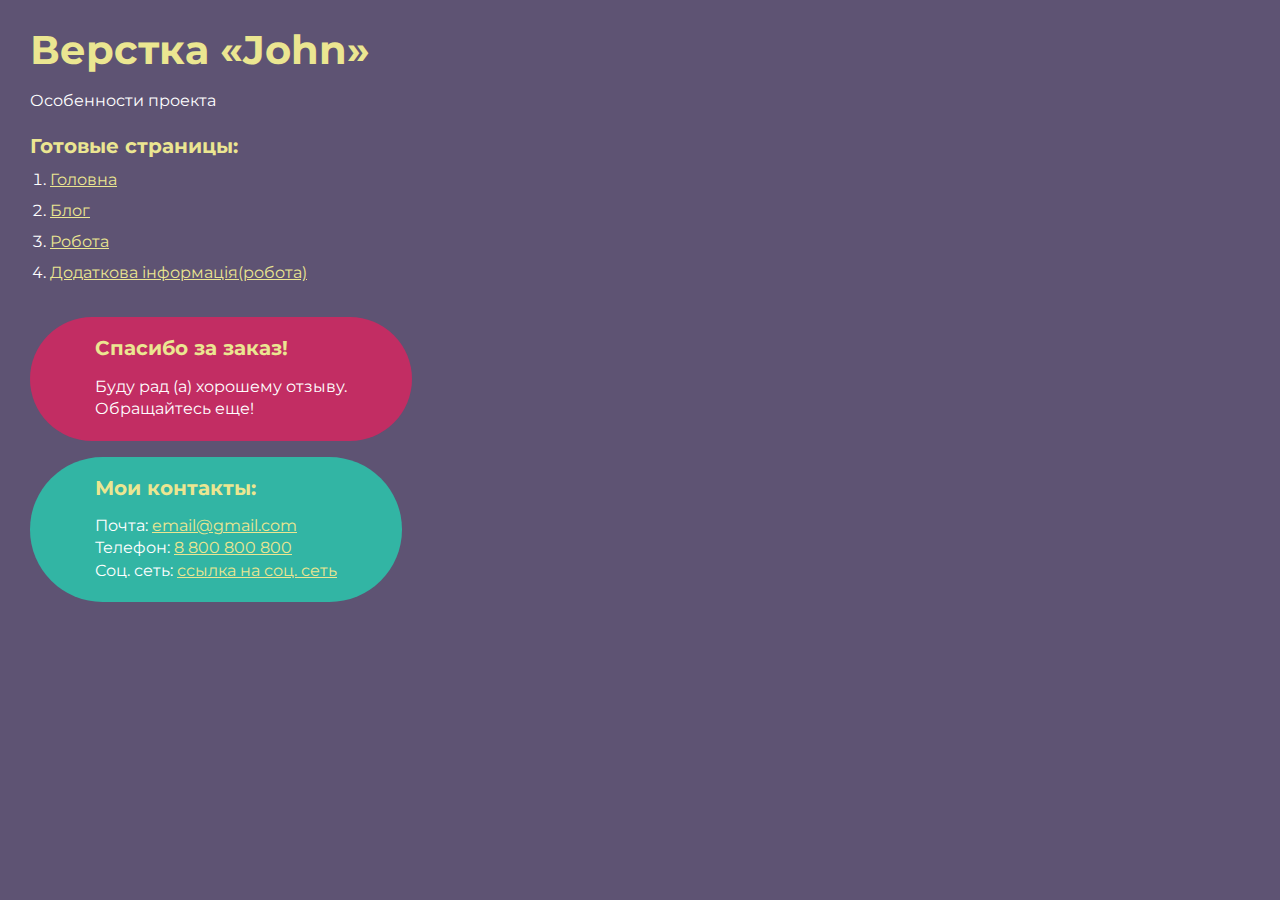
<file: index.html>
<!DOCTYPE html>
<html>

<head>
	<meta charset="UTF-8">
	<meta name="viewport" content="width=device-width, initial-scale=1.0">
	<title>Верстка «John»</title>
</head>

<body>
	<div class="rootpage">
		<h1>Верстка «John»</h1>
		<div class="rootpage__info">
			Особенности проекта
		</div>
		<h2>Готовые страницы:</h2>
		<ol class="rootpage__list">
			<li><a target="_blank" href="home.html">Головна</a></li>
			<li><a target="_blank" href="blog.html">Блог</a></li>
			<li><a target="_blank" href="works.html">Робота</a></li>
			<li><a target="_blank" href="article.html">Додаткова інформація(робота)</a></li>
		</ol>
		<div class="rootpage__tnx">
			<h2>Спасибо за заказ!</h2>
			<p>Буду рад (а) хорошему отзыву.</p>
			<p>Обращайтесь еще!</p>
		</div>
		<div class="rootpage__contacts">
			<h2>Мои контакты:</h2>
			<p>Почта: <a href="mailto:email@gmail.com">email@gmail.com</a></p>
			<p>Телефон: <a href="tel:8800800800">8 800 800 800</a></p>
			<p>Соц. сеть: <a href="">ссылка на соц. сеть</a></p>
		</div>
	</div>
</body>
<style>
	@charset "UTF-8";
	@import url("https://fonts.googleapis.com/css?family=Montserrat:regular,700&display=swap");

	*,
	*::before,
	*::after {
		padding: 0px;
		margin: 0px;
		border: 0px;
		box-sizing: border-box;
	}

	html,
	body {
		height: 100%;
		margin: 0;
		padding: 0;
		min-width: 320px;
		width: 100%;
		color: #fff;
		background-color: #5e5373;
	}

	body {
		font-family: Montserrat;
		font-size: 100%;
		line-height: 1;
		font-size: 1rem;
	}

	a {
		text-decoration: underline;
		color: #ebe691
	}

	a:visited {
		text-decoration: underline;
		color: #aaa768;
	}

	a:hover {
		text-decoration: none;
	}

	ul li {
		list-style: none;
	}

	img {
		vertical-align: top;
	}

	.wrapper {
		width: 100%;
		min-height: 100%;
		overflow: hidden;
	}

	.rootpage {
		padding: 30px;
		display: flex;
		flex-direction: column;
		align-items: flex-start;
	}

	@media (max-width: 767px) {
		.rootpage {
			padding: 30px 15px;
		}
	}

	h1 {
		color: #ebe691;
		font-size: 2.5rem;
		margin: 0px 0px 1.25rem 0px;
	}

	@media (max-width: 767px) {
		h1 {
			font-size: 1.85rem;
			margin: 0px 0px 1.25rem 0px;
		}
	}

	h2 {
		color: #ebe691;
		font-size: 1.25rem;
		margin: 0px 0px 1rem 0px;
	}

	@media (max-width: 767px) {
		h2 {
			font-size: 1.125rem;
			margin: 0px 0px 1rem 0px;
		}
	}

	.rootpage__info {
		line-height: 140%;
		margin: 0px 0px 1.5rem 0px;
	}

	.rootpage__list {
		margin: 0px 0px 2.25rem 1.25rem;
	}

	.rootpage__list li:not(:last-child) {
		margin: 0px 0px 15px 0px;
	}

	.rootpage__contacts,
	.rootpage__tnx {
		border-radius: 200px;
		padding: 20px 65px;
		line-height: 140%;
	}

	@media (max-width: 767px) {

		.rootpage__contacts,
		.rootpage__tnx {
			border-radius: 40px;
			padding: 20px;
		}
	}

	.rootpage__contacts {
		background: #32b5a4;

	}

	.rootpage__contacts a {
		color: #ebe691;
	}

	.rootpage__tnx {
		background: #c22d63;
		margin: 0px 0px 1rem 0px;
	}
</style>

</html>
</file>
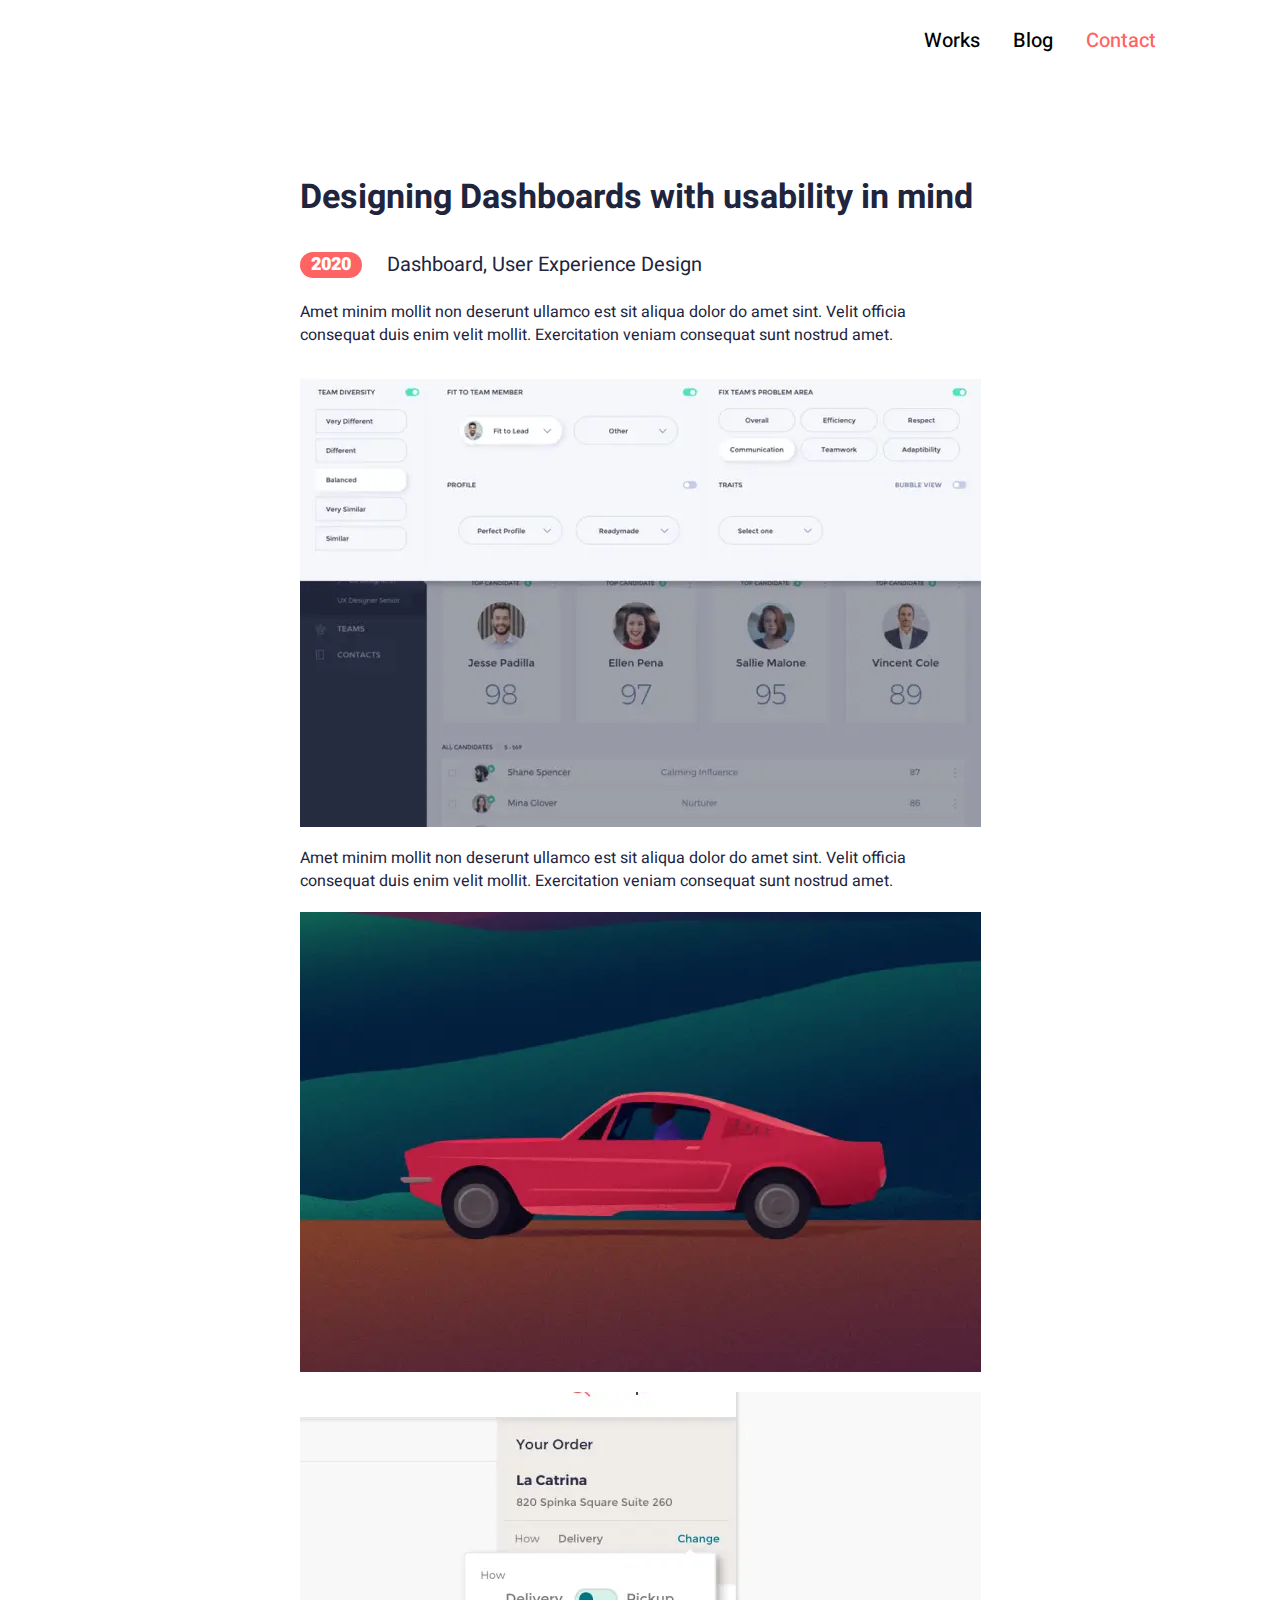
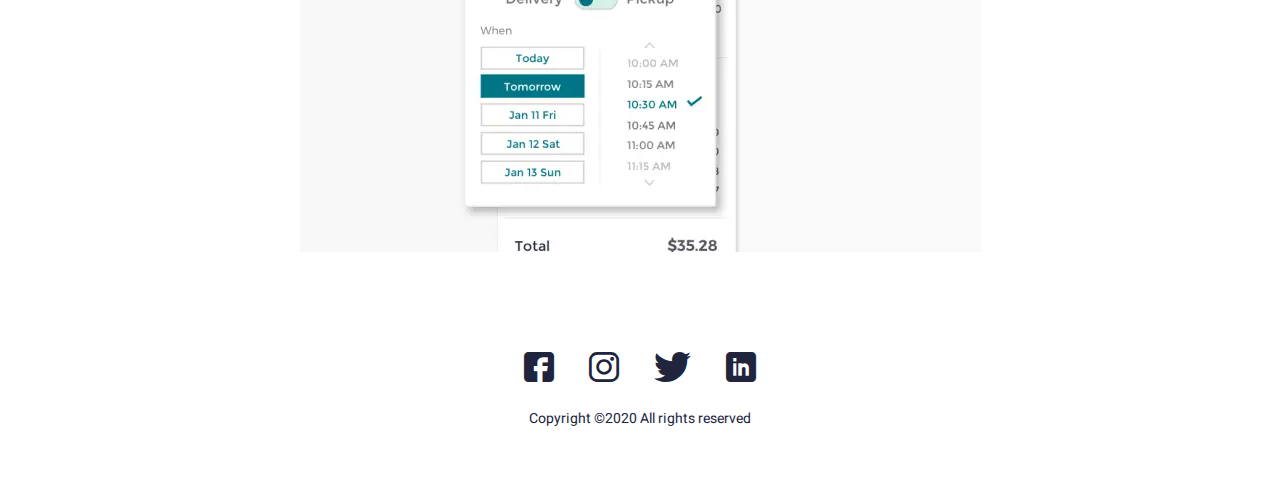
<file: article.html>
<!DOCTYPE html>
<html lang="ru">

<head>
	<title>Article</title>
	<meta charset="UTF-8">
	<meta name="format-detection" content="telephone=no">
	<!-- <style>body{opacity: 0;}</style> -->
	<link rel="stylesheet" href="css/style.min.css?_v=20220716163738">
	<link rel="shortcut icon" href="favicon.ico">
	<!-- <meta name="robots" content="noindex, nofollow"> -->
	<meta name="viewport" content="width=device-width, initial-scale=1.0">
</head>

<body>
	<div class="wrapper">
		<header class="header">
			<div class="header__container">
				<div class="header__menu menu">
					<button type="button" class="menu__icon icon-menu">
						<span></span>
					</button>
					<nav class="menu__body">
						<ul class="menu__list">
							<li class="menu__item"><a href="works.html" class="menu__link ">Works</a></li>
							<li class="menu__item"><a href="blog.html" class="menu__link">Blog</a></li>
							<li class="menu__item"><a href="article.html" class="menu__link menu__link_active">Contact</a></li>
						</ul>
					</nav>
				</div>
			</div>
		</header>
		<main class="page">
			<div class="article">
				<div class="article__container">
					<div class="article__title">Designing Dashboards with usability in mind</div>
					<div class="article__info">
						<div class="article__year">2020</div>
						<div class="article__category">Dashboard, User Experience Design</div>
					</div>
					<div class="article__text">
						<p>Amet minim mollit non deserunt ullamco est sit aliqua dolor do amet sint.
							Velit officia consequat duis enim velit mollit. Exercitation veniam consequat sunt nostrud
							amet.</p>
						<picture><source srcset="img/article/01.webp" type="image/webp"><img src="img/article/01.jpg" alt=""></picture>
						<p>Amet minim mollit non deserunt ullamco est sit aliqua dolor do amet sint.
							Velit officia consequat duis enim velit mollit. Exercitation veniam consequat sunt nostrud
							amet.</p>
						<picture><source srcset="img/article/02.webp" type="image/webp"><img src="img/article/02.jpg" alt=""></picture>
						<picture><source srcset="img/article/03.webp" type="image/webp"><img src="img/article/03.jpg" alt=""></picture>
					</div>
				</div>
			</div>
		</main>
		<footer class="footer">
			<div class="footer__container">
				<div class="footer__social social">
					<a href="" class="social__item _icon-facebook"></a>
					<a href="" class="social__item _icon-instagram"></a>
					<a href="" class="social__item _icon-twitter"></a>
					<a href="" class="social__item _icon-linkedin"></a>
				</div>
				<div class="footer__copy">Copyright ©2020 All rights reserved</div>
			</div>
		</footer>
	</div>
	<!-- <div id="popup" aria-hidden="true" class="popup">
	<div class="popup__wrapper">
		<div class="popup__content">
			<button data-close type="button" class="popup__close">Закрыть</button>
			<div class="popup__text">
				Text
			</div>
		</div>
	</div>
</div> -->
	<script src="js/app.min.js?_v=20220716163738"></script>
</body>

</html>
</file>
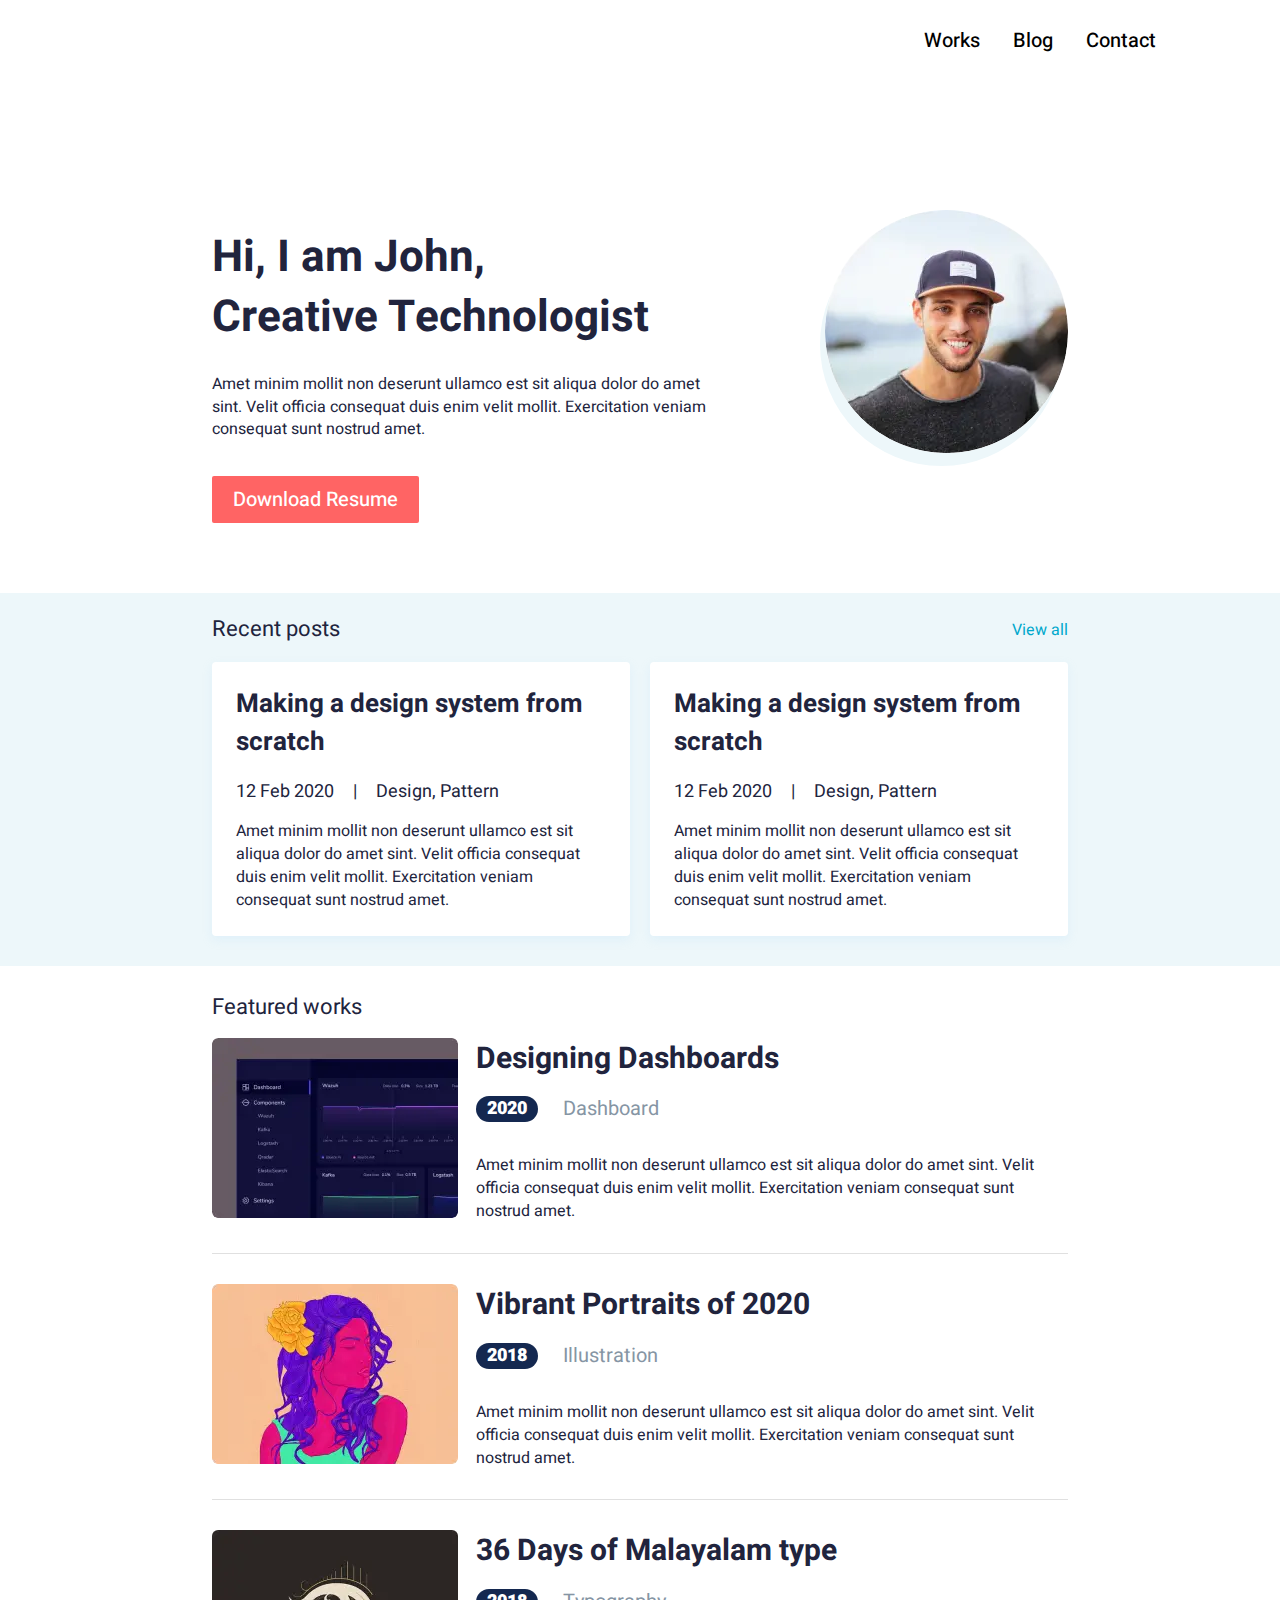
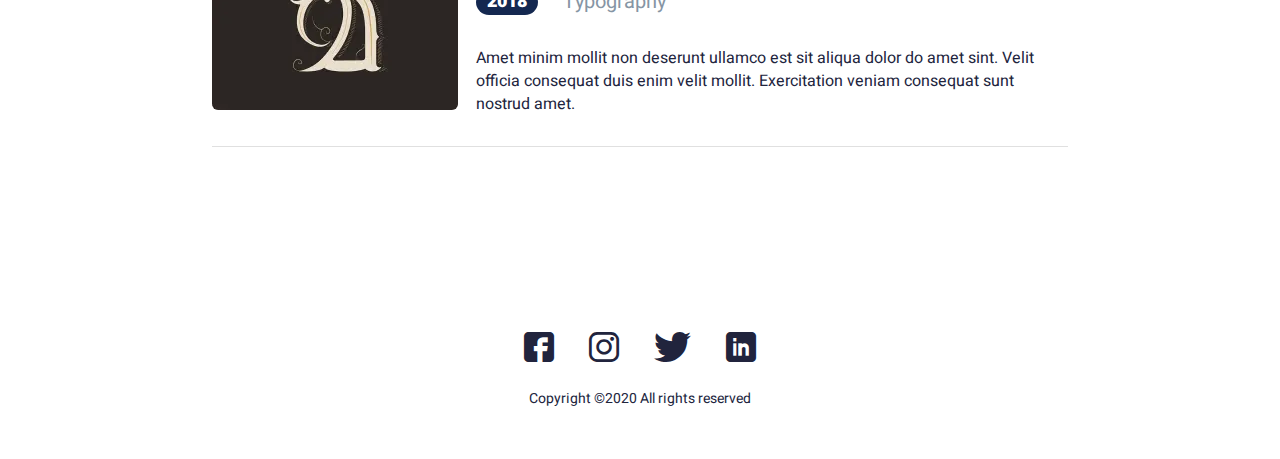
<file: home.html>
<!DOCTYPE html>
<html lang="ru">

<head>
	<title>HomePage</title>
	<meta charset="UTF-8">
	<meta name="format-detection" content="telephone=no">
	<!-- <style>body{opacity: 0;}</style> -->
	<link rel="stylesheet" href="css/style.min.css?_v=20220716163738">
	<link rel="shortcut icon" href="favicon.ico">
	<!-- <meta name="robots" content="noindex, nofollow"> -->
	<meta name="viewport" content="width=device-width, initial-scale=1.0">
</head>

<body>
	<div class="wrapper">
		<header class="header">
			<div class="header__container">
				<div class="header__menu menu">
					<button type="button" class="menu__icon icon-menu">
						<span></span>
					</button>
					<nav class="menu__body">
						<ul class="menu__list">
							<li class="menu__item"><a href="works.html" class="menu__link">Works</a></li>
							<li class="menu__item"><a href="blog.html" class="menu__link">Blog</a></li>
							<li class="menu__item"><a href="article.html" class="menu__link">Contact</a></li>
						</ul>
					</nav>
				</div>
			</div>
		</header>
		<main class="page">
			<section class="hello">
				<div class="hello__container">
					<div class="hello__content">
						<h1 class="hello__title title">Hi, I am John,<br>Creative Technologist</h1>
						<div class="hello__text text">Amet minim mollit non deserunt ullamco est sit aliqua dolor do amet
							sint. Velit officia consequat duis enim velit mollit. Exercitation veniam consequat sunt nostrud
							amet.
						</div>
						<a href="" class="hello__button button">Download Resume</a>
					</div>
					<picture><source srcset="img/avatar.webp" type="image/webp"><img class="hello__avatar" src="img/avatar.jpg" alt="avatar"></picture>
				</div>
			</section>
			<section class="recent-posts">
				<div class="recent-posts__container">
					<div class="recent-posts__header">
						<div class="recent-posts__title title-posts">Recent posts</div>
						<a href="" class="recent-posts__view-all">View all</a>
					</div>
					<div class="recent-posts__items">
						<div class="recent-posts__column">
							<article class="recent-posts__item recent-post">
								<a href="" class="recent-post__title">Making a design system from scratch</a>
								<div class="recent-post__info">12 Feb 2020 <span>|</span> Design, Pattern</div>
								<div class="recent-post__text text">Amet minim mollit non deserunt ullamco est sit aliqua
									dolor do amet sint. Velit officia consequat duis enim velit mollit. Exercitation veniam
									consequat sunt nostrud amet.
								</div>
							</article>
						</div>
						<div class="recent-posts__column">
							<article class="recent-posts__item recent-post">
								<a href="" class="recent-post__title">Making a design system from scratch</a>
								<div class="recent-post__info">12 Feb 2020 <span>|</span> Design, Pattern</div>
								<div class="recent-post__text text">Amet minim mollit non deserunt ullamco est sit aliqua
									dolor do amet sint. Velit officia consequat duis enim velit mollit. Exercitation veniam
									consequat sunt nostrud amet.
								</div>
							</article>
						</div>
					</div>
				</div>
			</section>
			<section class="featured-works">
				<div class="featured-works__container">
					<div class="featured-works__title title-posts">
						Featured works
					</div>
					<div class="featured-works__items works">
						<article class="works__item">
							<a href="#" class="works__image-ibg">
								<picture><source srcset="img/works/01.webp" type="image/webp"><img src="img/works/01.jpg" alt="Work #1"></picture>
							</a>
							<div class="works__body">
								<a href="" class="works__title">Designing Dashboards</a>
								<div class="works__info">
									<div class="works__year">2020</div>
									<div class="works__category">Dashboard</div>
								</div>
								<div class="works__text text">Amet minim mollit non deserunt ullamco est sit aliqua dolor do
									amet sint. Velit officia consequat duis enim velit mollit. Exercitation veniam consequat
									sunt nostrud amet.
								</div>
							</div>
						</article>
						<article class="works__item">
							<a href="#" class="works__image-ibg">
								<picture><source srcset="img/works/02.webp" type="image/webp"><img src="img/works/02.jpg" alt="Work #2"></picture>
							</a>
							<div class="works__body">
								<a href="" class="works__title">Vibrant Portraits of 2020</a>
								<div class="works__info">
									<div class="works__year">2018</div>
									<div class="works__category">Illustration</div>
								</div>
								<div class="works__text text">Amet minim mollit non deserunt ullamco est sit aliqua dolor do
									amet sint. Velit officia consequat duis enim velit mollit. Exercitation veniam consequat
									sunt nostrud amet.
								</div>
							</div>
						</article>
						<article class="works__item">
							<a href="#" class="works__image-ibg">
								<picture><source srcset="img/works/03.webp" type="image/webp"><img src="img/works/03.jpg" alt="Work #3"></picture>
							</a>
							<div class="works__body">
								<a href="" class="works__title">36 Days of Malayalam type</a>
								<div class="works__info">
									<div class="works__year">2018</div>
									<div class="works__category">Typography</div>
								</div>
								<div class="works__text text">Amet minim mollit non deserunt ullamco est sit aliqua dolor do
									amet sint. Velit officia consequat duis enim velit mollit. Exercitation veniam consequat
									sunt nostrud amet.
								</div>
							</div>
						</article>
					</div>
				</div>
			</section>
		</main>
		<footer class="footer">
			<div class="footer__container">
				<div class="footer__social social">
					<a href="" class="social__item _icon-facebook"></a>
					<a href="" class="social__item _icon-instagram"></a>
					<a href="" class="social__item _icon-twitter"></a>
					<a href="" class="social__item _icon-linkedin"></a>
				</div>
				<div class="footer__copy">Copyright ©2020 All rights reserved</div>
			</div>
		</footer>
	</div>
	<!-- <div id="popup" aria-hidden="true" class="popup">
	<div class="popup__wrapper">
		<div class="popup__content">
			<button data-close type="button" class="popup__close">Закрыть</button>
			<div class="popup__text">
				Text
			</div>
		</div>
	</div>
</div> -->
	<script src="js/app.min.js?_v=20220716163738"></script>
</body>

</html>
</file>
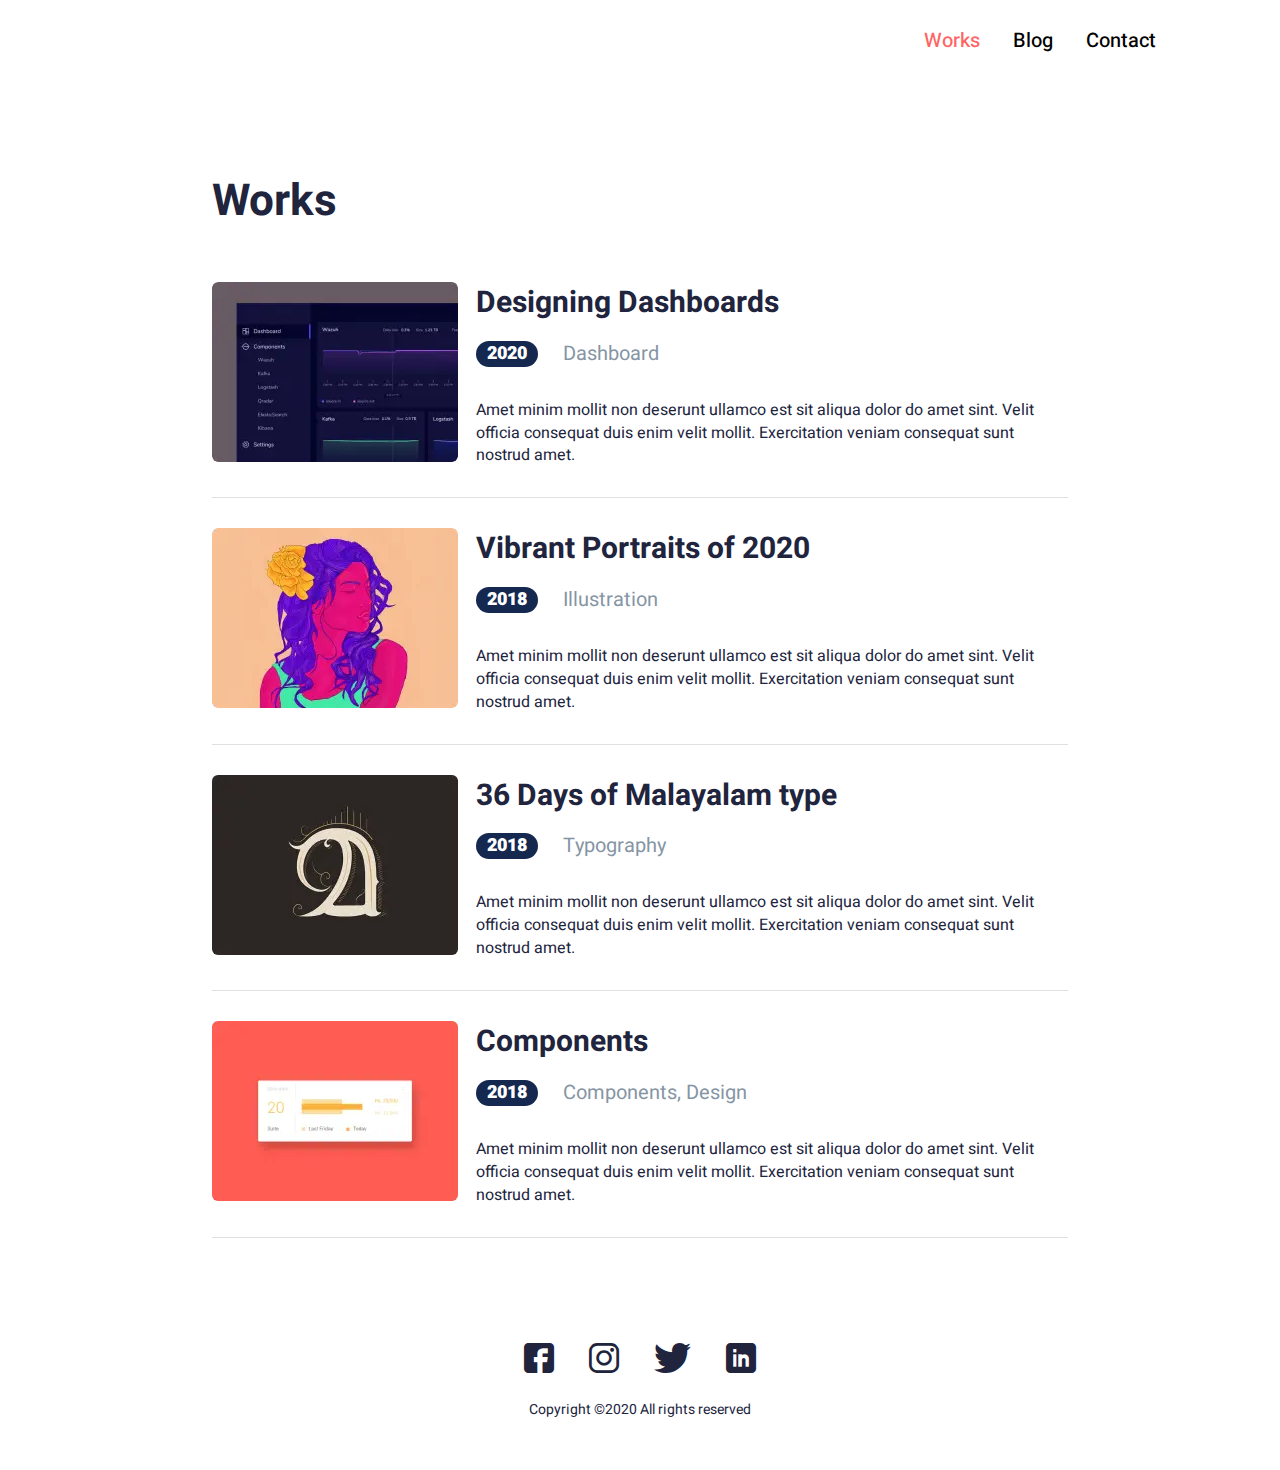
<file: works.html>
<!DOCTYPE html>
<html lang="ru">

<head>
	<title>Works</title>
	<meta charset="UTF-8">
	<meta name="format-detection" content="telephone=no">
	<!-- <style>body{opacity: 0;}</style> -->
	<link rel="stylesheet" href="css/style.min.css?_v=20220716163738">
	<link rel="shortcut icon" href="favicon.ico">
	<!-- <meta name="robots" content="noindex, nofollow"> -->
	<meta name="viewport" content="width=device-width, initial-scale=1.0">
</head>

<body>
	<div class="wrapper">
		<header class="header">
			<div class="header__container">
				<div class="header__menu menu">
					<button type="button" class="menu__icon icon-menu">
						<span></span>
					</button>
					<nav class="menu__body">
						<ul class="menu__list">
							<li class="menu__item"><a href="works.html" class="menu__link  menu__link_active">Works</a></li>
							<li class="menu__item"><a href="blog.html" class="menu__link">Blog</a></li>
							<li class="menu__item"><a href="article.html" class="menu__link ">Contact</a></li>
						</ul>
					</nav>
				</div>
			</div>
		</header>
		<main class="page">
			<div class="page__container works">
				<h1 class="works__main-title title">Works</h1>
				<div class="works__items">
					<article class="works__item">
						<a href="#" class="works__image-ibg">
							<picture><source srcset="img/works/01.webp" type="image/webp"><img src="img/works/01.jpg" alt="Work #1"></picture>
						</a>
						<div class="works__body">
							<a href="" class="works__title">Designing Dashboards</a>
							<div class="works__info">
								<div class="works__year">2020</div>
								<div class="works__category">Dashboard</div>
							</div>
							<div class="works__text text">Amet minim mollit non deserunt ullamco est sit aliqua dolor do
								amet sint. Velit officia consequat duis enim velit mollit. Exercitation veniam consequat
								sunt nostrud amet.
							</div>
						</div>
					</article>
					<article class="works__item">
						<a href="#" class="works__image-ibg">
							<picture><source srcset="img/works/02.webp" type="image/webp"><img src="img/works/02.jpg" alt="Work #2"></picture>
						</a>
						<div class="works__body">
							<a href="" class="works__title">Vibrant Portraits of 2020</a>
							<div class="works__info">
								<div class="works__year">2018</div>
								<div class="works__category">Illustration</div>
							</div>
							<div class="works__text text">Amet minim mollit non deserunt ullamco est sit aliqua dolor do
								amet sint. Velit officia consequat duis enim velit mollit. Exercitation veniam consequat
								sunt nostrud amet.
							</div>
						</div>
					</article>
					<article class="works__item">
						<a href="#" class="works__image-ibg">
							<picture><source srcset="img/works/03.webp" type="image/webp"><img src="img/works/03.jpg" alt="Work #3"></picture>
						</a>
						<div class="works__body">
							<a href="" class="works__title">36 Days of Malayalam type</a>
							<div class="works__info">
								<div class="works__year">2018</div>
								<div class="works__category">Typography</div>
							</div>
							<div class="works__text text">Amet minim mollit non deserunt ullamco est sit aliqua dolor do
								amet sint. Velit officia consequat duis enim velit mollit. Exercitation veniam consequat
								sunt nostrud amet.
							</div>
						</div>
					</article>
					<article class="works__item">
						<a href="#" class="works__image-ibg">
							<picture><source srcset="img/works/04.webp" type="image/webp"><img src="img/works/04.jpg" alt="Work #4"></picture>
						</a>
						<div class="works__body">
							<a href="" class="works__title">Components</a>
							<div class="works__info">
								<div class="works__year">2018</div>
								<div class="works__category">Components, Design</div>
							</div>
							<div class="works__text text">Amet minim mollit non deserunt ullamco est sit aliqua dolor do
								amet sint. Velit officia consequat duis enim velit mollit. Exercitation veniam consequat
								sunt nostrud amet.
							</div>
						</div>
					</article>
				</div>
			</div>
		</main>
		<footer class="footer">
			<div class="footer__container">
				<div class="footer__social social">
					<a href="" class="social__item _icon-facebook"></a>
					<a href="" class="social__item _icon-instagram"></a>
					<a href="" class="social__item _icon-twitter"></a>
					<a href="" class="social__item _icon-linkedin"></a>
				</div>
				<div class="footer__copy">Copyright ©2020 All rights reserved</div>
			</div>
		</footer>
	</div>
	<!-- <div id="popup" aria-hidden="true" class="popup">
	<div class="popup__wrapper">
		<div class="popup__content">
			<button data-close type="button" class="popup__close">Закрыть</button>
			<div class="popup__text">
				Text
			</div>
		</div>
	</div>
</div> -->
	<script src="js/app.min.js?_v=20220716163738"></script>
</body>

</html>
</file>
<file: css/style.min.css>
@charset "UTF-8";@import url(https://fonts.googleapis.com/css?family=Heebo:400,500,700,900&display=swap);@font-face{font-family:icons;font-display:swap;src:url(../fonts/icons.woff2) format("woff2"),url(../fonts/icons.woff) format("woff");font-weight:400;font-style:normal}[class*=_icon-]:before{font-family:icons;font-style:normal;font-weight:400;font-variant:normal;text-transform:none;line-height:1;-webkit-font-smoothing:antialiased;-moz-osx-font-smoothing:grayscale}[class*=_icon-]:before{display:block}._icon-facebook:before{content:"\e900"}._icon-instagram:before{content:"\e901"}._icon-linkedin:before{content:"\e902"}._icon-twitter:before{content:"\e903"}*{padding:0;margin:0;border:0}*,:after,:before{-webkit-box-sizing:border-box;box-sizing:border-box}body,html{height:100%;min-width:320px}body{color:#21243d;line-height:1;font-family:Heebo;font-size:1rem;-ms-text-size-adjust:100%;-moz-text-size-adjust:100%;-webkit-text-size-adjust:100%;-webkit-font-smoothing:antialiased;-moz-osx-font-smoothing:grayscale}button,input,textarea{font-family:Heebo;font-size:inherit}button{cursor:pointer;color:inherit;background-color:inherit}a{color:inherit}a:link,a:visited{text-decoration:none}a:hover{text-decoration:none}ul li{list-style:none}img{vertical-align:top}h1,h2,h3,h4,h5,h6{font-weight:inherit;font-size:inherit}.lock body{overflow:hidden;-ms-touch-action:none;touch-action:none;-ms-scroll-chaining:none;overscroll-behavior:none}.wrapper{min-height:100%;display:-webkit-box;display:-ms-flexbox;display:flex;-webkit-box-orient:vertical;-webkit-box-direction:normal;-ms-flex-direction:column;flex-direction:column;overflow:hidden}.wrapper>main{-webkit-box-flex:1;-ms-flex:1 1 auto;flex:1 1 auto}.wrapper>*{min-width:0}[class*=__container]{max-width:53.5rem;-webkit-box-sizing:content-box;box-sizing:content-box;margin:0 auto;padding:0 .9375rem}.button{background:#ff6464;border-radius:2px;font-weight:500;font-size:20px;color:#fff;line-height:145%;display:-webkit-inline-box;display:-ms-inline-flexbox;display:inline-flex;-webkit-box-align:center;-ms-flex-align:center;align-items:center;-webkit-box-pack:center;-ms-flex-pack:center;justify-content:center;text-align:center;padding:9px 21px;-webkit-transition:background-color .3s ease 0s;-o-transition:background-color .3s ease 0s;transition:background-color .3s ease 0s}.button._fw{width:100%}[class*=-ibg]{position:relative}[class*=-ibg] img{position:absolute;width:100%;height:100%;top:0;left:0;-o-object-fit:cover;object-fit:cover}[class*=-ibg_contain] img{-o-object-fit:contain;object-fit:contain}.page{padding:90px 0 0 0}.title{font-size:44px;color:#21243d;line-height:136.3636363636%;font-weight:700}.article__text p,.text{color:#21243d;font-weight:400;font-size:16px;line-height:143.75%}.title-posts{font-size:22px}.social{display:-webkit-box;display:-ms-flexbox;display:flex;-webkit-box-pack:center;-ms-flex-pack:center;justify-content:center;-webkit-box-align:center;-ms-flex-align:center;align-items:center;gap:35px}.social__item{-webkit-transition:color .3s ease 0s;-o-transition:color .3s ease 0s;transition:color .3s ease 0s;font-size:30px}.header{position:relative;z-index:100}.header__container{max-width:1032px}.header__menu{-webkit-box-align:center;-ms-flex-align:center;align-items:center;height:82px;display:-webkit-box;display:-ms-flexbox;display:flex;-webkit-box-pack:end;-ms-flex-pack:end;justify-content:flex-end}.menu__list li:not(:last-child){margin-bottom:30px}.menu__link{font-weight:500;font-size:20px;color:#000;-webkit-transition:all .3s ease 0s;-o-transition:all .3s ease 0s;transition:all .3s ease 0s}.menu__link_active{color:#ff6464}.icon-menu{display:none}.footer{text-align:center;padding:50px 0}.footer__social{margin:0 0 26px 0}.footer__copy{font-weight:400;font-size:14px;line-height:150%}.hello{padding:38px 0 70px 0}.hello__title{margin:0 0 25px 0}.hello__container{display:-webkit-box;display:-ms-flexbox;display:flex}.hello__content{-webkit-box-align:start;-ms-flex-align:start;align-items:flex-start;padding:18px 110px 0 0;-webkit-box-flex:1;-ms-flex:1 1 auto;flex:1 1 auto}.hello__content :last-child{margin-bottom:0}.hello__text{margin:0 0 35px 0}.hello__button{margin:0 0 25px 0}.hello__avatar{-webkit-box-flex:0;-ms-flex:0 0 243px;flex:0 0 243px;height:243px;position:relative;border-radius:50%;-webkit-box-shadow:-5px 13px 0 0 #edf7fa;box-shadow:-5px 13px 0 0 #edf7fa}.hello__avatar img{max-width:100%}.recent-posts{background:#edf7fa;padding:25px 0 30px 0}.recent-posts__header{display:-webkit-box;display:-ms-flexbox;display:flex;-webkit-box-pack:justify;-ms-flex-pack:justify;justify-content:space-between;margin:0 0 20px 0}.recent-posts__title{font-weight:400;-webkit-box-flex:1;-ms-flex:1 1 auto;flex:1 1 auto}.recent-posts__view-all{white-space:nowrap;color:#00a8cc;font-weight:400;font-size:16px;line-height:150%}.recent-posts__items{margin:0 -10px}.recent-posts__column{-webkit-box-flex:0;-ms-flex:0 1 50%;flex:0 1 50%;padding:0 10px}.recent-post{height:100%;background:#fff;-webkit-box-shadow:0 4px 10px rgba(187,225,250,.25);box-shadow:0 4px 10px rgba(187,225,250,.25);border-radius:4px;padding:24px}.recent-post__title{font-weight:700;font-size:26px;line-height:146.1538461538%;display:inline-block;margin:0 0 17px 0;-webkit-transition:color .3s ease 0s;-o-transition:color .3s ease 0s;transition:color .3s ease 0s}.recent-post__info{font-weight:400;font-size:18px;line-height:144.4444444444%;margin:0 0 15px 0}.recent-post__info span{margin:0 15px}.featured-works{padding:30px 0 80px 0}.featured-works__title{margin:0 0 20px 0}.works__main-title{margin:0 0 50px 0}.works__item{padding:0 0 30px 0;border-bottom:1px solid #e0e0e0}.works__image-ibg{display:block;-webkit-box-flex:0;-ms-flex:0 0 246px;flex:0 0 246px;border-radius:6px;min-height:180px;overflow:hidden}.works__body{-webkit-box-flex:1;-ms-flex:1 1 auto;flex:1 1 auto}.works__title{display:inline-block;font-weight:700;font-size:30px;line-height:146.6666666667%;margin:0 0 15px 0;-webkit-transition:color .3s ease 0s;-o-transition:color .3s ease 0s;transition:color .3s ease 0s}.works__info{display:-webkit-box;display:-ms-flexbox;display:flex;-webkit-box-align:center;-ms-flex-align:center;align-items:center;margin:0 0 25px 0}.works__year{font-weight:900;font-size:18px;color:#fff;background:#142850;border-radius:16px;padding:4px 11px;display:-webkit-inline-box;display:-ms-inline-flexbox;display:inline-flex;-webkit-box-pack:center;-ms-flex-pack:center;justify-content:center;-webkit-box-align:center;-ms-flex-align:center;align-items:center}.works__category{color:#8695a4;font-size:20px;margin:0 0 0 25px}.blog{padding-bottom:50px}.blog__title{margin:0 0 50px 0}.blog .blog__subtitle{font-weight:500;font-size:30px;line-height:146.6666666667%;display:inline-block;margin:0 0 10px 0;-webkit-transition:color .3s ease 0s;-o-transition:color .3s ease 0s;transition:color .3s ease 0s}.blog__item{padding:0 0 30px 0;border-bottom:1px solid #e0e0e0}.blog__item:not(:last-child){margin-bottom:30px}.blog__info{display:-webkit-box;display:-ms-flexbox;display:flex;font-size:20px;margin:0 0 6px 0}.blog__separator{margin:0 20px}.blog__category{color:#8695a4}.article{padding:0 0 30px 0}.article__container{max-width:681px}.article__title{font-size:34px;font-weight:700;line-height:147.0588235294%;margin:0 0 30px 0}.article__info{display:-webkit-box;display:-ms-flexbox;display:flex;-webkit-box-align:start;-ms-flex-align:start;align-items:flex-start;margin:0 0 23px 0}.article__year{display:-webkit-box;display:-ms-flexbox;display:flex;-webkit-box-flex:0;-ms-flex:0 0 25px;flex:0 0 25px;-webkit-box-pack:center;-ms-flex-pack:center;justify-content:center;-webkit-box-align:center;-ms-flex-align:center;align-items:center;color:#fff;font-weight:900;font-size:18px;padding:4px 11px;border-radius:16px;background:#ff6464}.article__category{-ms-flex-item-align:center;-ms-grid-row-align:center;align-self:center;font-weight:400;font-size:20px;line-height:125%;margin:0 0 0 25px}.article__text p{margin:0 0 20px 0}.article__text img{max-width:100%;margin:0 0 20px 0}@media (min-width:47.99875em){.menu__list{display:-webkit-box;display:-ms-flexbox;display:flex;gap:33px}.menu__list li:not(:last-child){margin-bottom:0}.recent-posts__items{display:-webkit-box;display:-ms-flexbox;display:flex}.works{padding:0 0 55px 0}.works__item{display:-webkit-box;display:-ms-flexbox;display:flex;-webkit-box-align:start;-ms-flex-align:start;align-items:flex-start}.works__item:not(:last-child){margin-bottom:30px}.works__body{padding:0 0 0 18px}.works__info{margin:0 0 32px 0}}@media (max-width:55.375em){.hello{padding:0 0 70px 0}.hello__content{padding:18px 50px 0 0}}@media (max-width:47.99875em){.page{padding:20px 0 0 0}.title{font-size:32px}.title-posts{text-align:center;font-size:18px}.header__menu{height:50px}.menu__body{-webkit-transform:translate(0,-100%);-ms-transform:translate(0,-100%);transform:translate(0,-100%);-webkit-transition:-webkit-transform .8s ease 0s;transition:-webkit-transform .8s ease 0s;-o-transition:transform .8s ease 0s;transition:transform .8s ease 0s;transition:transform .8s ease 0s,-webkit-transform .8s ease 0s;position:fixed;width:100%;height:100%;top:0;left:0;overflow:auto;padding:70px 10px 30px;background-color:rgba(255,255,255,.95)}.menu-open .menu__body{-webkit-transform:translate(0,0);-ms-transform:translate(0,0);transform:translate(0,0)}.menu__link{font-size:40px;display:block;text-align:center}.icon-menu{display:block;position:relative;width:1.875rem;height:1.125rem;cursor:pointer;z-index:5}.icon-menu span,.icon-menu::after,.icon-menu::before{content:"";-webkit-transition:all .3s ease 0s;-o-transition:all .3s ease 0s;transition:all .3s ease 0s;right:0;position:absolute;width:100%;height:.125rem;background-color:#000}.icon-menu::before{top:0}.icon-menu::after{bottom:0}.icon-menu span{top:calc(50% - .0625rem)}.menu-open .icon-menu span{width:0}.menu-open .icon-menu::before{top:calc(50% - .0625rem);-webkit-transform:rotate(-45deg);-ms-transform:rotate(-45deg);transform:rotate(-45deg)}.menu-open .icon-menu::after{bottom:calc(50% - .0625rem);-webkit-transform:rotate(45deg);-ms-transform:rotate(45deg);transform:rotate(45deg)}.hello{padding:0 0 60px 0}.hello__title{margin:0 0 20px 0}.hello__container{text-align:center;-webkit-box-orient:vertical;-webkit-box-direction:reverse;-ms-flex-direction:column-reverse;flex-direction:column-reverse;-webkit-box-align:center;-ms-flex-align:center;align-items:center}.hello__content{padding:0}.hello__text{padding:0 9px;margin:0 0 25px 0}.hello__button{margin:0 0 20px 0}.hello__avatar{-webkit-box-flex:0;-ms-flex:0 0 170px;flex:0 0 170px;height:170px;width:170px;margin:0 0 40px 0}.recent-posts__view-all{display:none}.recent-posts__column:not(:last-child){margin:0 0 17px 0}.recent-post{padding:15px}.recent-post__title{font-size:22px;margin:0 0 10px 0}.recent-post__info{font-size:16px}.featured-works__items{display:-webkit-box;display:-ms-flexbox;display:flex;overflow:auto}.featured-works__items .works__item{-webkit-box-flex:0;-ms-flex:0 0 90%;flex:0 0 90%}.featured-works__items .works__item:not(:last-child){margin:0 15px 0 0}.works__main-title{margin:0 0 30px 0}.works__image-ibg{margin:0 0 17px 0;padding:0 0 60% 0}.works__title{font-size:24px}.works__year{font-size:16px}.works__category{font-size:16px}.blog__title{font-size:30px;margin:0 0 16px 0}.blog .blog__subtitle{font-size:26px}.blog__item{padding:0 0 25px 0}.blog__item:not(:last-child){margin-bottom:25px}.blog__info{font-size:16px}.article__title{font-size:30px;margin:0 0 23px 0}.article__category{font-size:18px}}@media (max-width:29.99875em){.footer{padding:30px 0}}@media (any-hover:hover){.button:hover{background-color:#e40000}.social__item:hover{color:#ff6464}.menu__link:hover{color:#ff6464}.recent-posts__view-all:hover{text-decoration:underline}.recent-post__title:hover{color:#ff6464}.works__title:hover{color:#ff6464}.blog .blog__subtitle:hover{color:#ff6464}}
</file>
